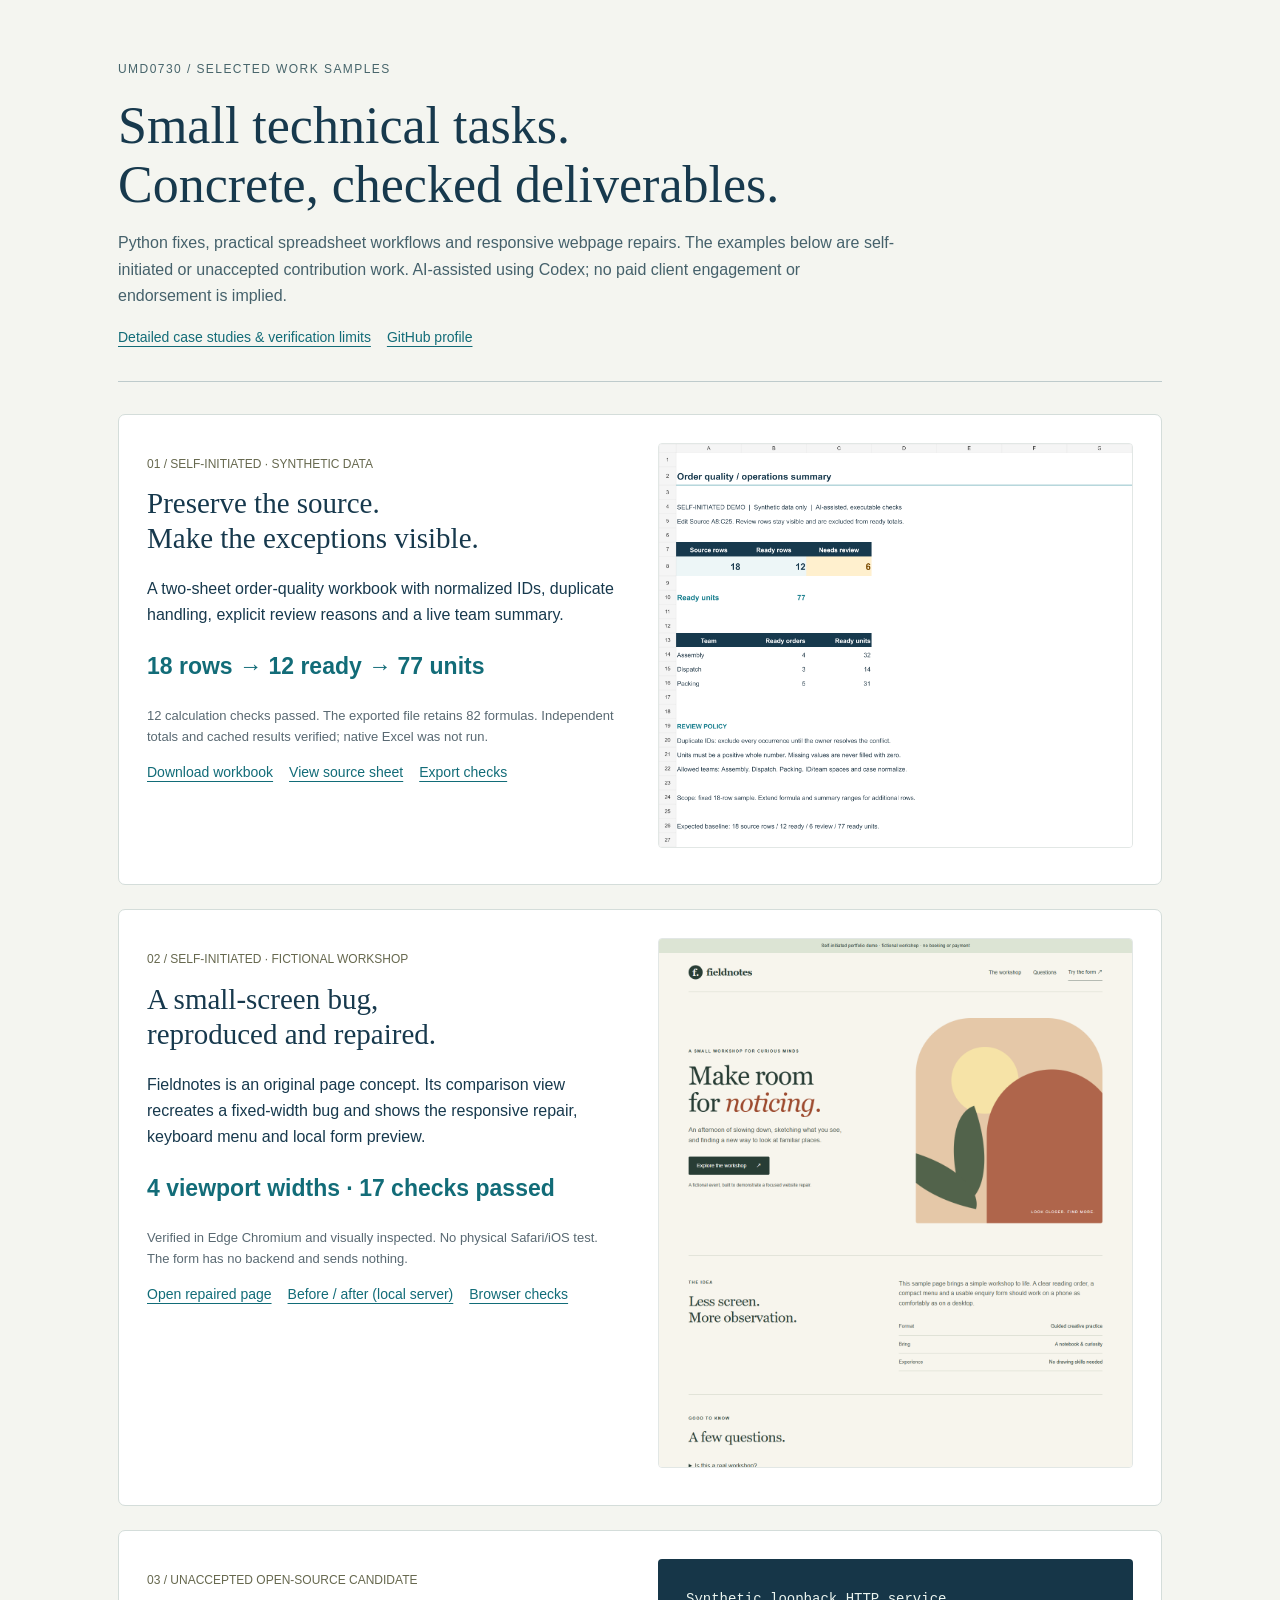
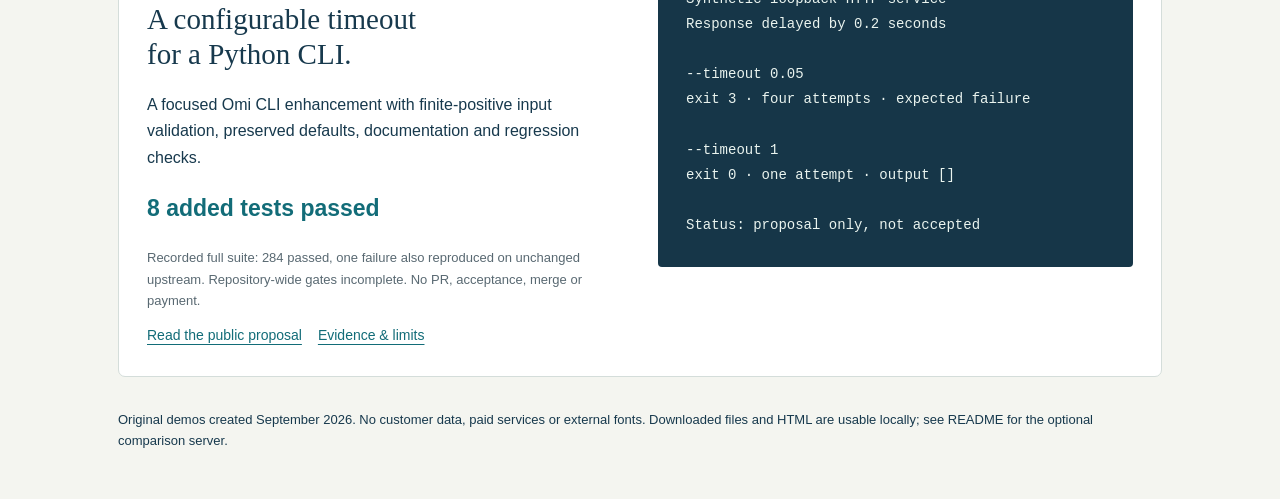
<file: index.html>
<!doctype html><html lang="en"><head><link rel="icon" href="data:,"><meta charset="utf-8"><meta name="viewport" content="width=device-width,initial-scale=1"><title>umd0730 — focused technical work samples</title><style>*{box-sizing:border-box}body{margin:0;background:#f4f5f0;color:#17394d;font:16px/1.65 Arial,sans-serif}main{max-width:1100px;margin:auto;padding:48px 28px}header{border-bottom:1px solid #becbcc;padding-bottom:32px;margin-bottom:32px}.eyebrow{font-size:12px;letter-spacing:.12em;color:#47656b}h1{font:normal clamp(32px,5vw,52px)/1.14 Georgia,serif;margin:16px 0}h2{font:normal 29px/1.2 Georgia,serif;margin:10px 0 20px}p{max-width:780px}.intro{color:#45616b}article{display:grid;grid-template-columns:1fr 1fr;gap:36px;background:white;border:1px solid #d4ddda;border-radius:7px;margin:24px 0;padding:28px}article img{width:100%;border:1px solid #e2e7e5;border-radius:4px}a{color:#126c78;text-underline-offset:4px}:focus-visible{outline:3px solid #b55c27;outline-offset:4px}.tag{font-size:12px;color:#66684e}.links{display:flex;gap:16px;flex-wrap:wrap;font-size:14px}.stat{font:600 23px/1.3 Arial,sans-serif;color:#126c78}.code{background:#163648;color:#eaf4ef;padding:28px;border-radius:4px;white-space:pre-wrap;font:14px/1.8 Consolas,monospace;align-self:start}.note{font-size:13px;color:#596972}footer{font-size:13px;margin-top:32px}@media(max-width:700px){main{padding:24px 18px}article{grid-template-columns:1fr;padding:20px;gap:18px}.code{padding:18px;font-size:12px}}</style></head><body><main><header><p class="eyebrow">UMD0730 / SELECTED WORK SAMPLES</p><h1>Small technical tasks.<br>Concrete, checked deliverables.</h1><p class="intro">Python fixes, practical spreadsheet workflows and responsive webpage repairs. The examples below are self-initiated or unaccepted contribution work. AI-assisted using Codex; no paid client engagement or endorsement is implied.</p><div class="links"><a href="README.md">Detailed case studies & verification limits</a><a href="https://github.com/umd0730">GitHub profile</a></div></header>
<article><div><p class="tag">01 / SELF-INITIATED · SYNTHETIC DATA</p><h2>Preserve the source.<br>Make the exceptions visible.</h2><p>A two-sheet order-quality workbook with normalized IDs, duplicate handling, explicit review reasons and a live team summary.</p><p class="stat">18 rows → 12 ready → 77 units</p><p class="note">12 calculation checks passed. The exported file retains 82 formulas. Independent totals and cached results verified; native Excel was not run.</p><div class="links"><a href="excel/order-quality-demo.xlsx" download>Download workbook</a><a href="excel/excel-source.png">View source sheet</a><a href="excel/excel-export-verification.json">Export checks</a></div></div><a href="excel/excel-summary.png"><img src="excel/excel-summary.png" alt="Order-quality summary showing 18 source rows, 12 ready, 6 review and 77 units"></a></article>
<article><div><p class="tag">02 / SELF-INITIATED · FICTIONAL WORKSHOP</p><h2>A small-screen bug,<br>reproduced and repaired.</h2><p>Fieldnotes is an original page concept. Its comparison view recreates a fixed-width bug and shows the responsive repair, keyboard menu and local form preview.</p><p class="stat">4 viewport widths · 17 checks passed</p><p class="note">Verified in Edge Chromium and visually inspected. No physical Safari/iOS test. The form has no backend and sends nothing.</p><div class="links"><a href="web/index.html">Open repaired page</a><a href="web/compare.html">Before / after (local server)</a><a href="web/web-verification.json">Browser checks</a></div></div><a href="web/web-after-390.png"><img src="web/web-after-1280.png" alt="Fieldnotes webpage with original geometric illustration, workshop information, FAQ and enquiry form" style="max-height:530px;object-fit:cover;object-position:top"></a></article>
<article><div><p class="tag">03 / UNACCEPTED OPEN-SOURCE CANDIDATE</p><h2>A configurable timeout<br>for a Python CLI.</h2><p>A focused Omi CLI enhancement with finite-positive input validation, preserved defaults, documentation and regression checks.</p><p class="stat">8 added tests passed</p><p class="note">Recorded full suite: 284 passed, one failure also reproduced on unchanged upstream. Repository-wide gates incomplete. No PR, acceptance, merge or payment.</p><div class="links"><a href="https://github.com/BasedHardware/omi/issues/13218">Read the public proposal</a><a href="README.md">Evidence & limits</a></div></div><div class="code">Synthetic loopback HTTP service
Response delayed by 0.2 seconds

--timeout 0.05
exit 3 · four attempts · expected failure

--timeout 1
exit 0 · one attempt · output []

Status: proposal only, not accepted</div></article>
<footer>Original demos created September 2026. No customer data, paid services or external fonts. Downloaded files and HTML are usable locally; see README for the optional comparison server.</footer></main></body></html>
</file>
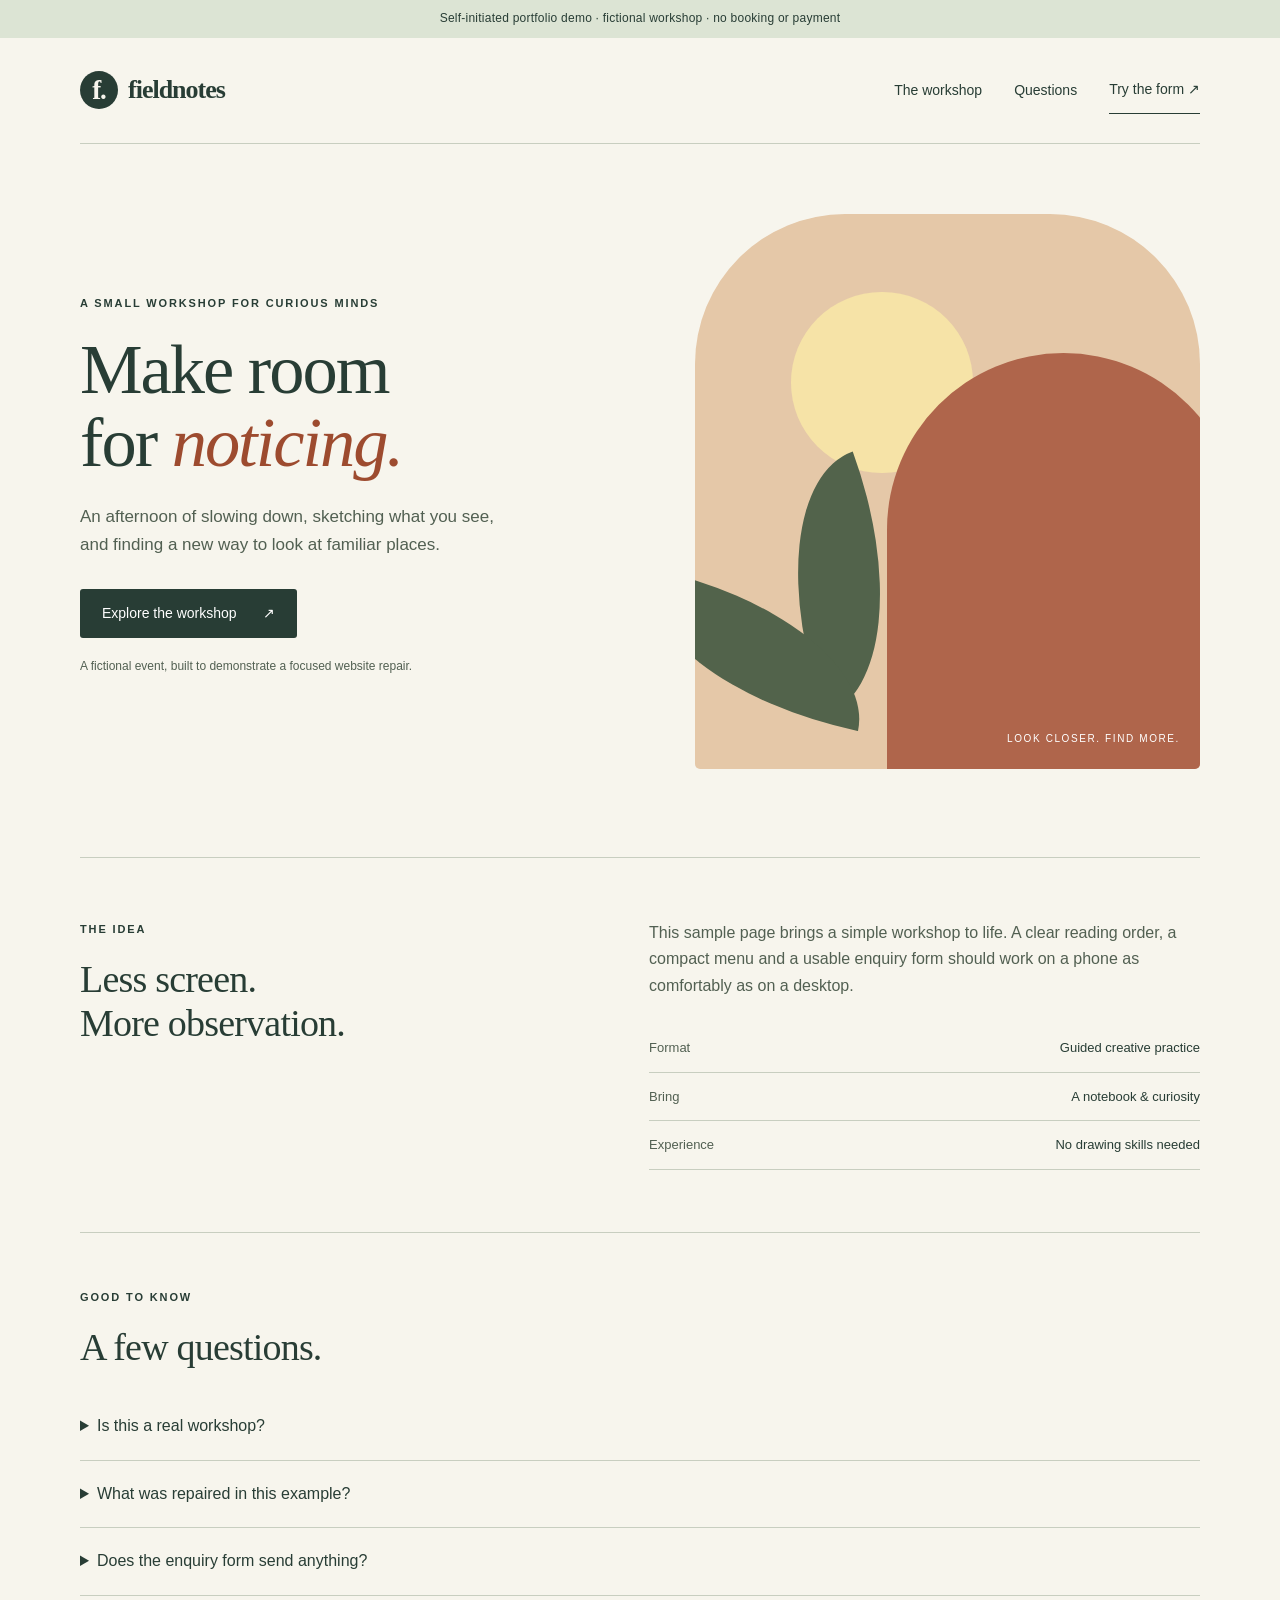
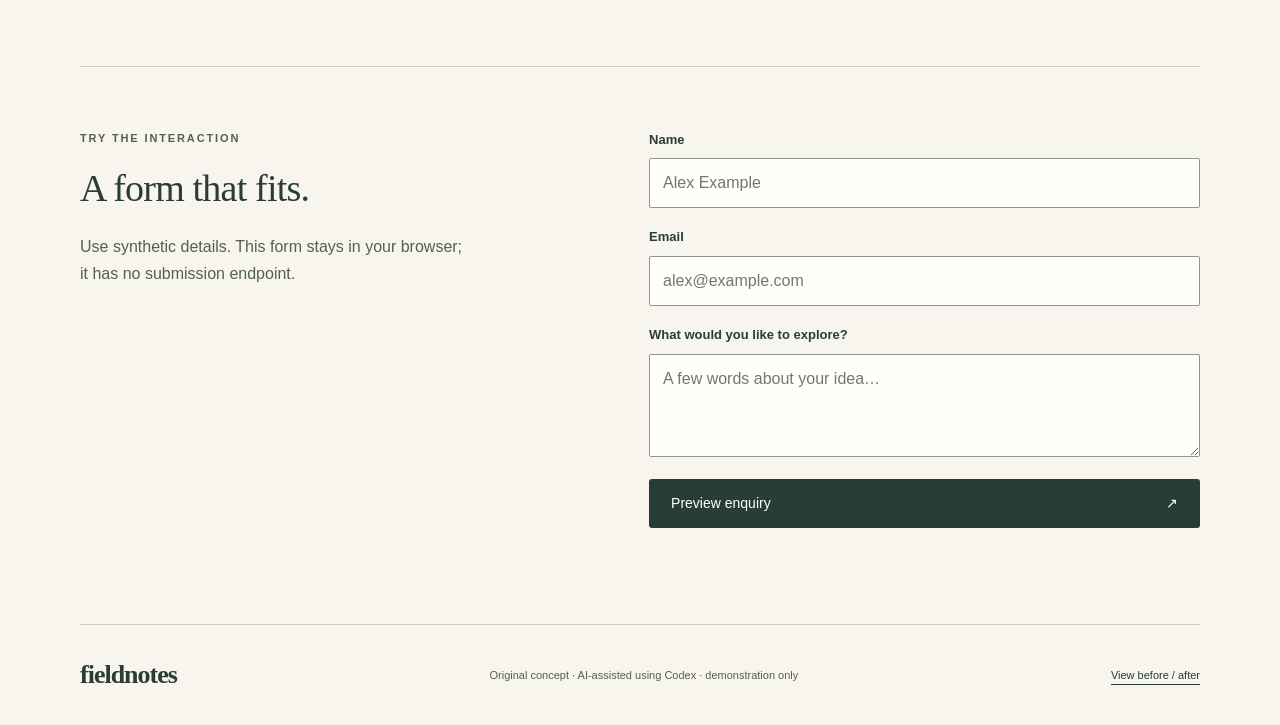
<file: web/index.html>
<!doctype html>
<html lang="en">
<head>
  <meta charset="utf-8"><meta name="viewport" content="width=device-width, initial-scale=1">
  <title>Fieldnotes — responsive repair demo</title>
  <link rel="icon" href="data:,">
  <link rel="stylesheet" href="style.css">
  <script defer src="app.js"></script>
</head>
<body>
  <a class="skip" href="#main">Skip to main content</a>
  <div class="demo-note">Self-initiated portfolio demo · fictional workshop · no booking or payment</div>
  <header class="site-header shell">
    <a class="brand" href="#main" aria-label="Fieldnotes home"><span class="mark" aria-hidden="true">f.</span>fieldnotes</a>
    <button class="menu-toggle" type="button" aria-controls="navigation" aria-expanded="false">Menu <span aria-hidden="true">+</span></button>
    <nav id="navigation" aria-label="Main"><a href="#workshop">The workshop</a><a href="#questions">Questions</a><a class="nav-cta" href="#enquiry">Try the form <span aria-hidden="true">↗</span></a></nav>
  </header>
  <main id="main" class="shell">
    <section class="hero" aria-labelledby="hero-title">
      <div class="hero-copy"><p class="eyebrow">A SMALL WORKSHOP FOR CURIOUS MINDS</p><h1 id="hero-title">Make room<br>for <em>noticing.</em></h1><p class="lead">An afternoon of slowing down, sketching what you see, and finding a new way to look at familiar places.</p><a class="button" href="#workshop">Explore the workshop <span aria-hidden="true">↗</span></a><p class="small-note">A fictional event, built to demonstrate a focused website repair.</p></div>
      <div class="art" role="img" aria-label="Original geometric illustration of a terracotta arch, sun and leaves"><div class="sun"></div><div class="arch"></div><div class="leaf leaf-one"></div><div class="leaf leaf-two"></div><span class="art-caption">LOOK CLOSER. FIND MORE.</span></div>
    </section>
    <section id="workshop" class="workshop" aria-labelledby="workshop-title"><div><p class="eyebrow">THE IDEA</p><h2 id="workshop-title">Less screen.<br>More observation.</h2></div><div class="description"><p>This sample page brings a simple workshop to life. A clear reading order, a compact menu and a usable enquiry form should work on a phone as comfortably as on a desktop.</p><ul class="facts"><li><span>Format</span><strong>Guided creative practice</strong></li><li><span>Bring</span><strong>A notebook & curiosity</strong></li><li><span>Experience</span><strong>No drawing skills needed</strong></li></ul></div></section>
    <section id="questions" class="questions" aria-labelledby="questions-title"><p class="eyebrow">GOOD TO KNOW</p><h2 id="questions-title">A few questions.</h2><details><summary>Is this a real workshop?</summary><p>No. This is an original, self-initiated website demo. It is not a past client engagement, and no place, booking or payment is offered.</p></details><details><summary>What was repaired in this example?</summary><p>The intentionally broken version uses a fixed-width layout. The repaired page reflows into one column on small screens, keeps long text inside its container and provides a keyboard-operable menu.</p></details><details><summary>Does the enquiry form send anything?</summary><p>No. It validates fields locally and shows a preview message. Nothing is sent or saved. Use made-up details to try it.</p></details></section>
    <section id="enquiry" class="enquiry" aria-labelledby="enquiry-title"><div><p class="eyebrow">TRY THE INTERACTION</p><h2 id="enquiry-title">A form that fits.</h2><p>Use synthetic details. This form stays in your browser; it has no submission endpoint.</p></div><form><label for="name">Name</label><input id="name" name="name" autocomplete="off" placeholder="Alex Example" required maxlength="80"><label for="email">Email</label><input id="email" name="email" type="email" autocomplete="off" placeholder="alex@example.com" required maxlength="160"><label for="message">What would you like to explore?</label><textarea id="message" name="message" rows="3" required maxlength="500" placeholder="A few words about your idea…"></textarea><button class="button" type="submit">Preview enquiry <span aria-hidden="true">↗</span></button><p id="form-status" role="status" aria-live="polite"></p></form></section>
  </main>
  <footer class="shell"><span class="brand">fieldnotes</span><p>Original concept · AI-assisted using Codex · demonstration only</p><a href="compare.html">View before / after</a></footer>
</body>
</html>
</file>
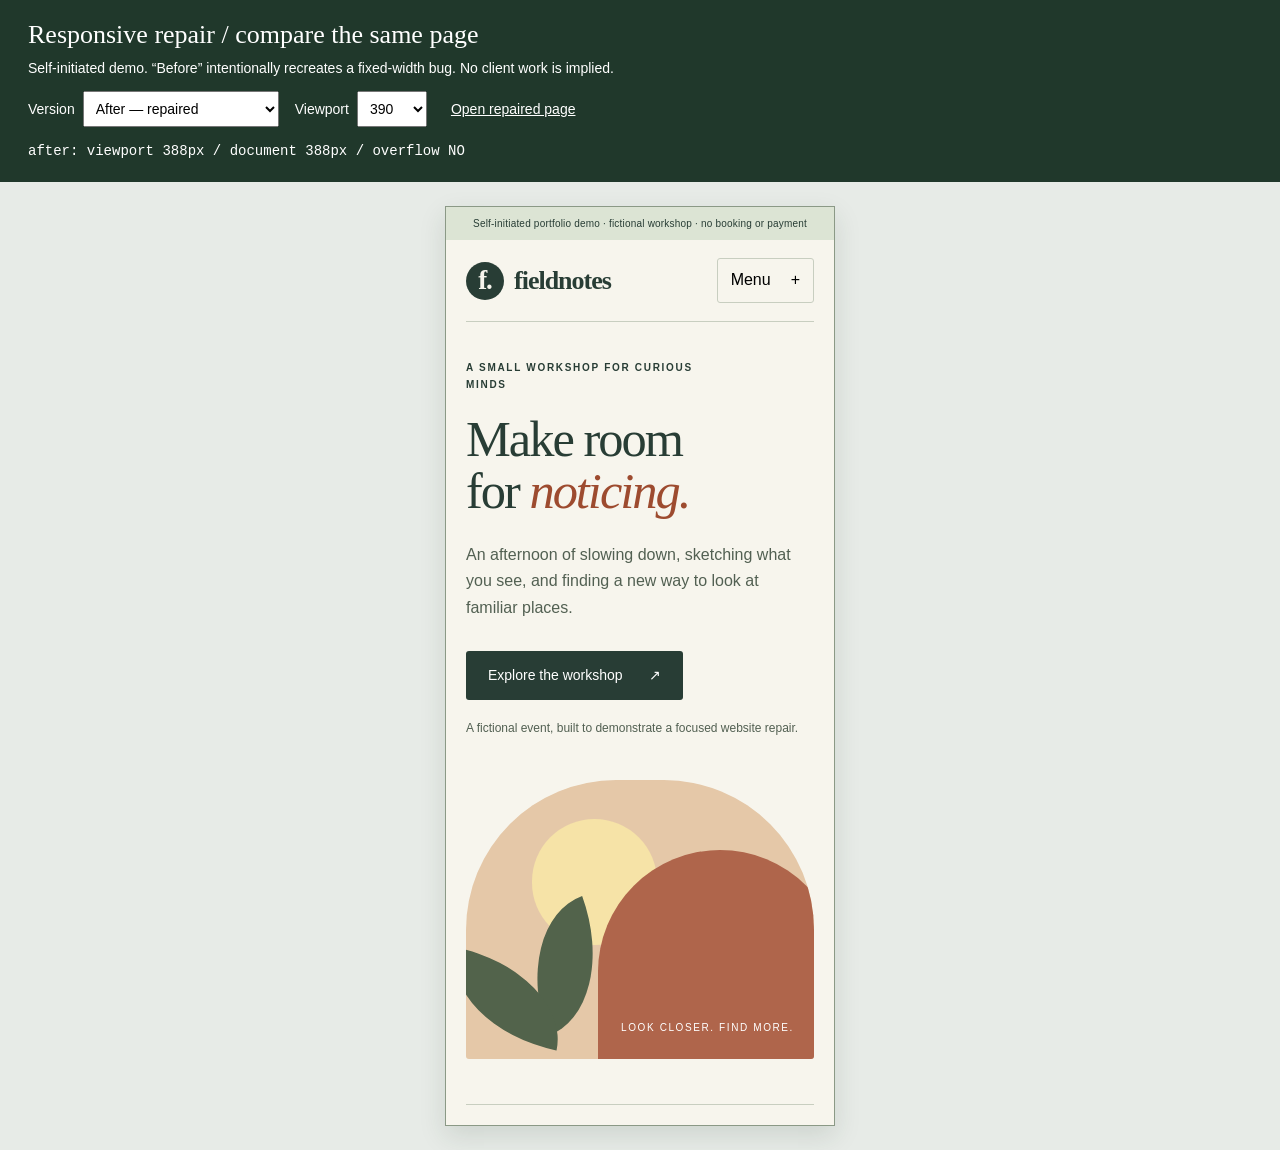
<file: web/compare.html>
<!doctype html><html lang="en"><head><link rel="icon" href="data:,"><meta charset="utf-8"><meta name="viewport" content="width=device-width,initial-scale=1"><title>Responsive repair — before / after</title><style>*{box-sizing:border-box}body{margin:0;font:14px/1.5 Arial,sans-serif;background:#e7ebe7;color:#20382b}header{padding:20px 28px;background:#20382b;color:white}h1{font:26px Georgia,serif;margin:0 0 8px}p{margin:0 0 12px}label{display:inline-block;margin-right:8px}select,a{font:inherit;padding:8px;margin-right:16px}header a{color:white}main{padding:24px;overflow:auto}iframe{display:block;background:white;border:1px solid #8b9986;height:920px;max-width:none;margin:0 auto;box-shadow:0 10px 25px #20382b20}#result{padding-top:14px;font-family:monospace}</style></head><body><header><h1>Responsive repair / compare the same page</h1><p>Self-initiated demo. “Before” intentionally recreates a fixed-width bug. No client work is implied.</p><label for="version">Version</label><select id="version"><option value="after">After — repaired</option><option value="before">Before — fixed-width bug</option></select><label for="width">Viewport</label><select id="width"><option>320</option><option selected>390</option><option>768</option><option>1280</option></select><a href="index.html" target="_blank">Open repaired page</a><div id="result" role="status"></div></header><main><iframe title="Responsive demo viewport" src="index.html" style="width:390px"></iframe></main><script>
const frame=document.querySelector('iframe'),version=document.querySelector('#version'),width=document.querySelector('#width');
function measure(){const d=frame.contentDocument;document.querySelector('#result').textContent=`${version.value}: viewport ${d.documentElement.clientWidth}px / document ${d.documentElement.scrollWidth}px / overflow ${d.documentElement.scrollWidth>d.documentElement.clientWidth?'YES':'NO'}`;}
function update(){frame.style.width=width.value+'px';const d=frame.contentDocument;let broken=d.querySelector('#broken-fixture');if(version.value==='before'&&!broken){broken=d.createElement('link');broken.id='broken-fixture';broken.rel='stylesheet';broken.href='broken.css';broken.onload=measure;d.head.append(broken);}else if(version.value==='after'&&broken){broken.remove();}requestAnimationFrame(()=>requestAnimationFrame(measure));}
frame.addEventListener('load',update);version.addEventListener('change',update);width.addEventListener('change',update);
</script></body></html>
</file>
<file: web/style.css>
:root{color-scheme:light;--ink:#283d35;--paper:#f7f5ed;--line:#c8cec0;--orange:#9d4b2f;--muted:#526052;--green:#dce4d4}
*{box-sizing:border-box}html{scroll-behavior:smooth;scroll-padding-top:24px}body{margin:0;background:var(--paper);color:var(--ink);font:16px/1.65 Arial,sans-serif}a{color:inherit;text-decoration-thickness:1px;text-underline-offset:5px}button,input,textarea{font:inherit}button,a,input,textarea,summary{-webkit-tap-highlight-color:transparent}button,a,summary{touch-action:manipulation}:focus-visible{outline:3px solid #ae4d1c;outline-offset:5px}.shell{width:min(1120px,calc(100% - 80px));margin-inline:auto}.demo-note{padding:9px 16px;text-align:center;font-size:12px;letter-spacing:.02em;background:var(--green)}.site-header{min-height:106px;display:flex;align-items:center;justify-content:space-between;gap:24px;border-bottom:1px solid var(--line)}.brand{display:inline-flex;gap:10px;align-items:center;font:700 26px Georgia,serif;letter-spacing:-1px;text-decoration:none}.mark{display:inline-grid;place-items:center;background:var(--ink);color:var(--paper);width:38px;height:38px;border-radius:50%;font-size:27px}.site-header nav{display:flex;align-items:center;gap:32px}.site-header nav a{font-size:14px;text-decoration:none;padding-block:12px}.nav-cta{border-bottom:1px solid var(--ink)}.menu-toggle{display:none}.hero{display:grid;grid-template-columns:1.08fr 1fr;gap:70px;align-items:center;padding:70px 0 88px}.hero>*{min-width:0}.eyebrow{font-size:11px;letter-spacing:.17em;font-weight:700;margin:0 0 20px}.hero h1{font:normal clamp(48px,5.5vw,76px)/1.04 Georgia,serif;letter-spacing:-2px;margin:0 0 24px}.hero h1 em{font-weight:normal;color:var(--orange)}.lead{max-width:430px;font-size:17px;color:var(--muted);margin-bottom:30px}.button{display:inline-flex;align-items:center;justify-content:space-between;gap:26px;min-height:48px;padding:13px 22px;border:0;border-radius:3px;background:var(--ink);color:#fff;text-decoration:none;font-size:14px;cursor:pointer}.button:hover{background:#40574b}.small-note{font-size:12px;line-height:1.6;color:var(--muted);max-width:350px;margin-top:19px}.art{position:relative;aspect-ratio:1/1.1;isolation:isolate;overflow:hidden;border-radius:150px 150px 5px 5px;background:#e5c8a8}.sun{position:absolute;background:#f6e3a7;border-radius:50%;width:36%;aspect-ratio:1;left:19%;top:14%}.arch{position:absolute;bottom:0;right:-8%;width:70%;height:75%;border-radius:180px 180px 0 0;background:#af654b}.leaf{position:absolute;background:#52634b;width:23%;height:43%;border-radius:100% 0 100% 0;left:17%;bottom:12%;transform:rotate(-20deg)}.leaf-two{left:0;bottom:0;transform:rotate(-78deg)}.art-caption{position:absolute;bottom:22px;right:20px;font-size:10px;letter-spacing:.16em;color:#fff}.workshop,.enquiry{display:grid;grid-template-columns:1fr 1.15fr;gap:90px;padding:62px 0;border-top:1px solid var(--line)}h2{font:normal 38px/1.15 Georgia,serif;letter-spacing:-.8px;margin:0 0 24px}.description>p{margin-top:0;color:var(--muted)}.facts{padding:0;list-style:none;margin:25px 0 0}.facts li{display:flex;justify-content:space-between;gap:25px;padding:13px 0;border-bottom:1px solid var(--line);font-size:13px}.facts span{color:var(--muted)}.facts strong{text-align:right;font-weight:400}.questions{padding:55px 0 70px;border-top:1px solid var(--line)}details{border-bottom:1px solid var(--line)}summary{cursor:pointer;padding:20px 0;min-height:48px}details p{max-width:760px;margin:0 0 24px;color:var(--muted)}.enquiry{padding-bottom:80px}.enquiry p{color:var(--muted);max-width:390px}form{display:grid;gap:8px;min-width:0}label{font-size:13px;font-weight:700}input,textarea{width:100%;min-width:0;border:1px solid #8b9986;border-radius:2px;padding:11px 13px;background:#fffefa;color:var(--ink);margin-bottom:10px}textarea{resize:vertical}form .button{margin-top:4px}#form-status{margin:4px 0;overflow-wrap:anywhere;max-width:none;font-size:14px}footer{display:flex;align-items:center;gap:25px;justify-content:space-between;padding:30px 0;border-top:1px solid var(--line)}footer p,footer a{font-size:11px}footer p{color:var(--muted)}.skip{position:fixed;left:12px;top:-80px;z-index:10;padding:10px;background:white}.skip:focus{top:12px}
@media(max-width:800px){.shell{width:calc(100% - 48px)}.hero{gap:30px;padding:50px 0 60px}.hero h1{font-size:52px}.site-header nav{gap:18px}.workshop,.enquiry{gap:35px}h2{font-size:32px}footer{flex-wrap:wrap}footer p{flex-basis:55%;margin:0}}
@media(max-width:620px){.shell{width:calc(100% - 40px)}.demo-note{font-size:10px;line-height:1.5}.site-header{min-height:82px;flex-wrap:wrap;gap:0}.menu-toggle{display:flex;align-items:center;justify-content:space-between;gap:20px;background:transparent;border:1px solid var(--line);border-radius:3px;min-height:44px;padding:8px 13px}.site-header nav{display:none;width:100%;flex-direction:column;align-items:stretch;gap:0;padding:10px 0 20px}.site-header nav.open{display:flex}.site-header nav a{padding:12px 0;min-height:44px}.hero{grid-template-columns:minmax(0,1fr);gap:30px;padding:38px 0 45px}.hero h1{font-size:clamp(46px,13vw,70px)}.hero .eyebrow{max-width:270px;font-size:10px}.lead{font-size:16px}.art{max-width:440px;width:100%;aspect-ratio:1.25;border-radius:150px 150px 3px 3px}.workshop,.enquiry{grid-template-columns:minmax(0,1fr);gap:20px;padding:38px 0}.questions{padding:38px 0}.facts li{gap:15px}h2{font-size:34px}.enquiry .eyebrow,.workshop .eyebrow{margin-bottom:16px}footer{align-items:flex-start;gap:12px;padding:24px 0}footer p{flex-basis:100%;order:3}.small-note{max-width:100%}.description,.enquiry>div{min-width:0;overflow-wrap:anywhere}}
@media(prefers-reduced-motion:reduce){html{scroll-behavior:auto}}
</file>
